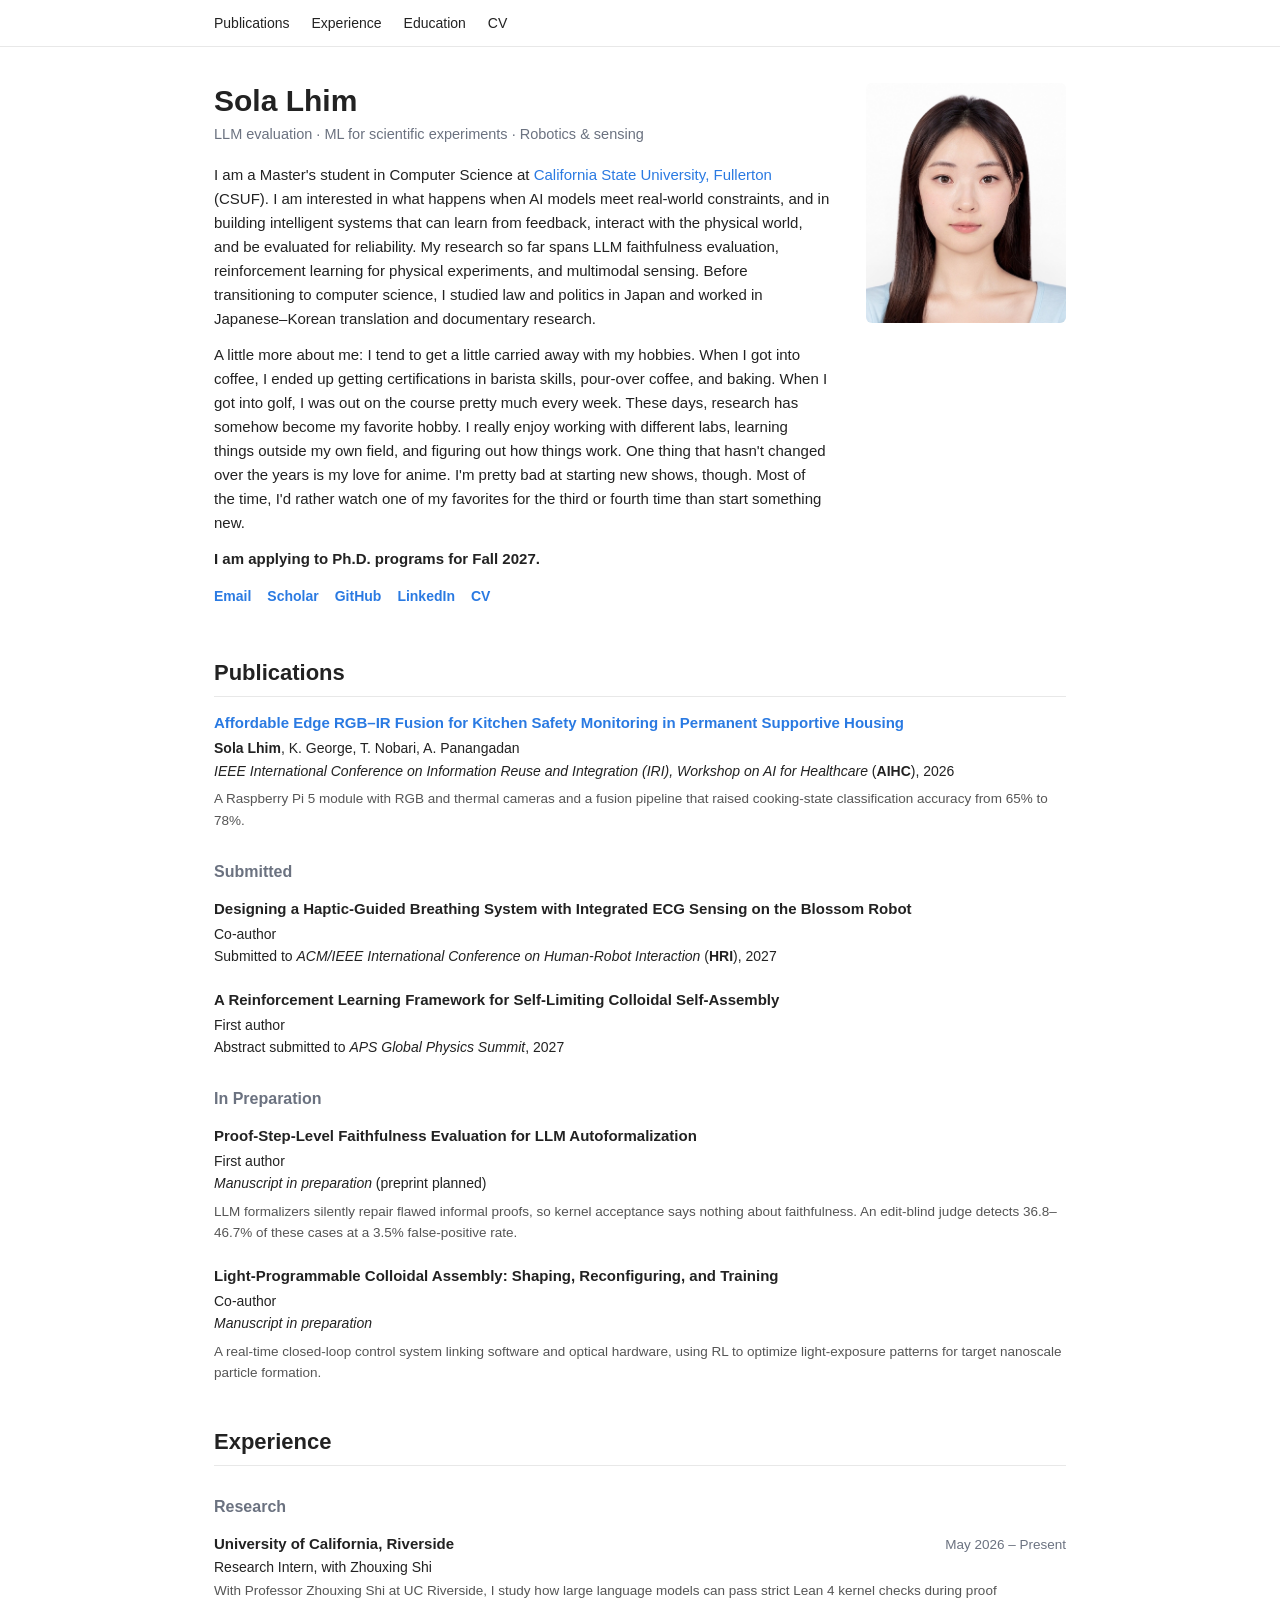
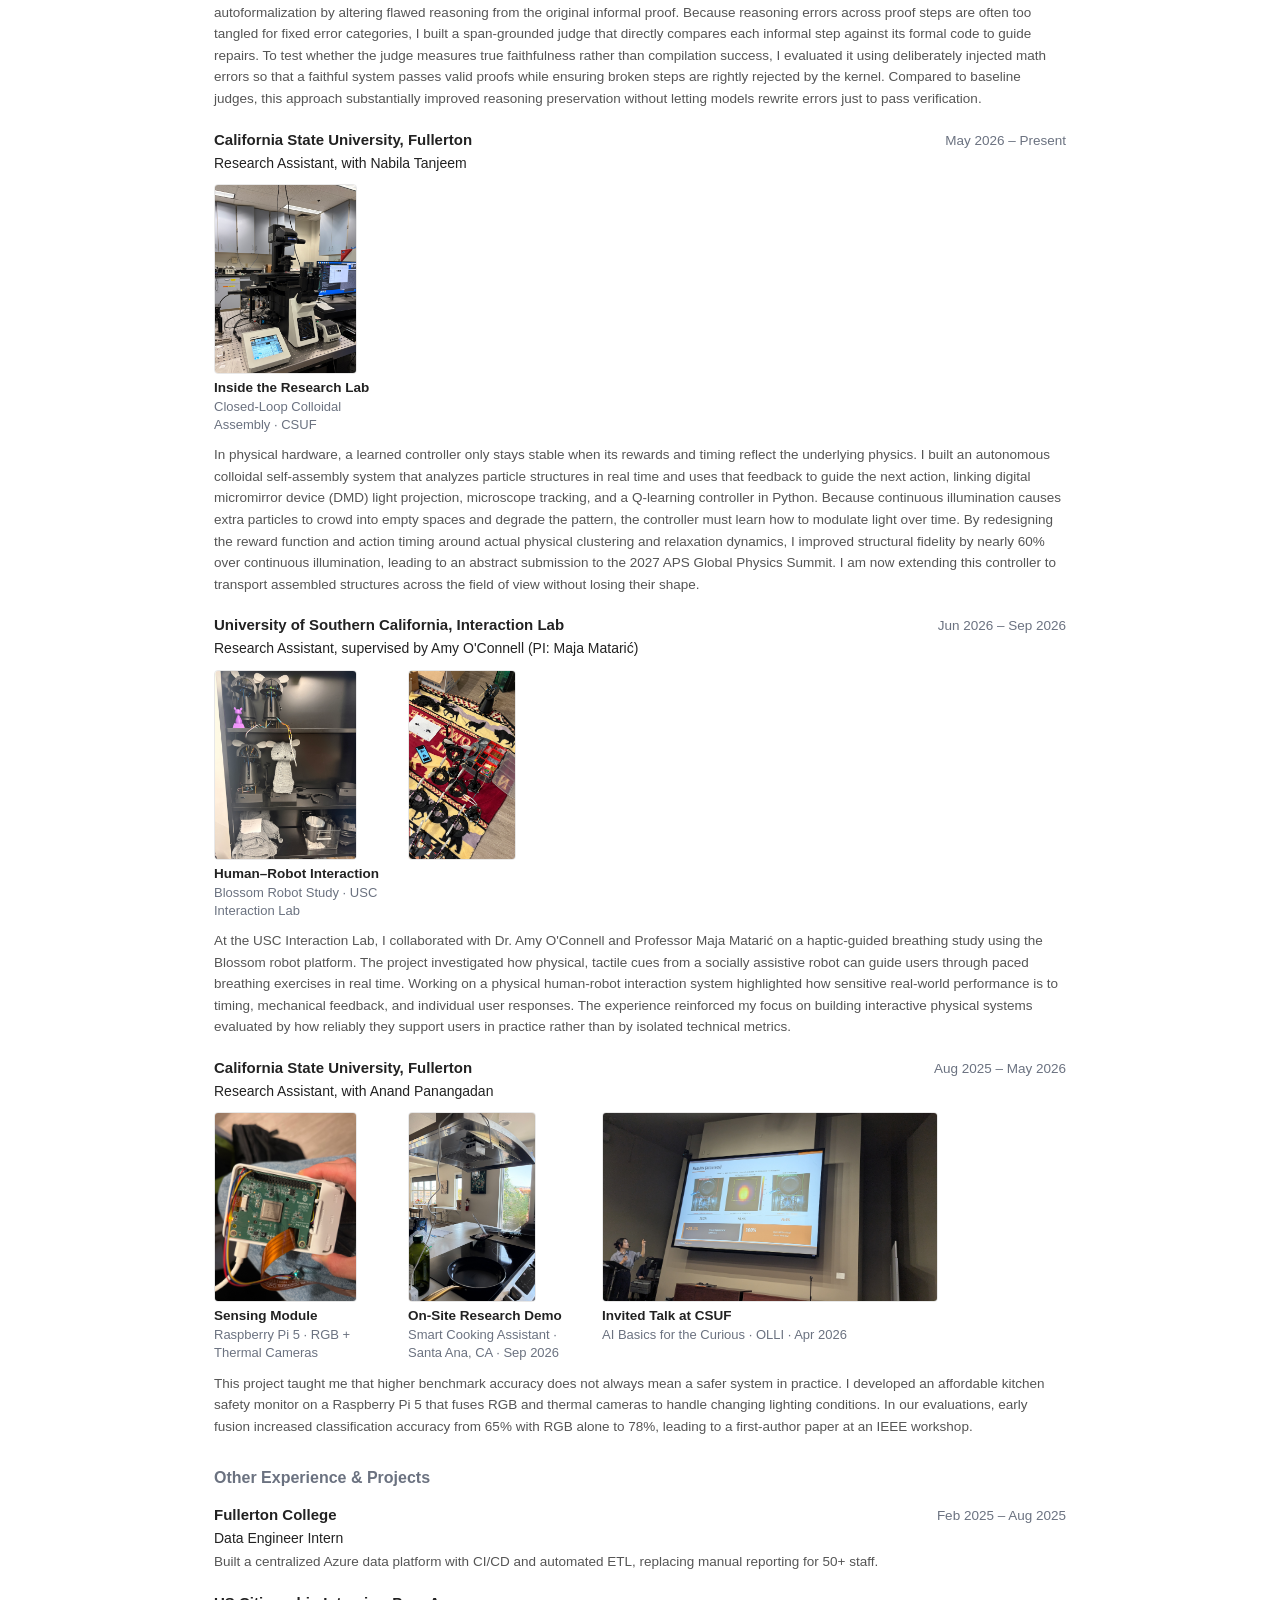
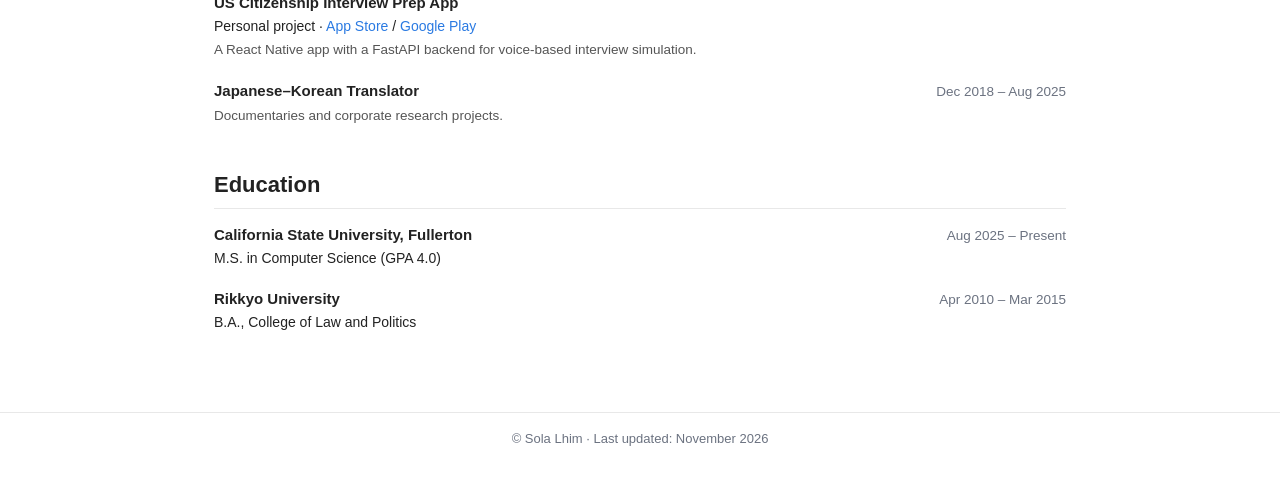
<file: index.html>
<!doctype html>
<html lang="en">
<head>
  <meta charset="utf-8">
  <meta name="viewport" content="width=device-width, initial-scale=1">
  <title>Sola Lhim</title>
  <meta name="author" content="Sola Lhim">
  <meta name="description" content="Sola Lhim, M.S. Computer Science student at Cal State Fullerton working on LLM faithfulness evaluation, reinforcement learning for physical experiments, and multimodal sensing.">
  <style>
    :root {
      --text: #222;
      --link: #2a7ae2;
      --line: #e8e8e8;
      --muted: #6b7280;
      --soft: #f6f7f9;
    }
    * { box-sizing: border-box; }
    html { scroll-behavior: smooth; scroll-padding-top: 60px; }
    body {
      margin: 0;
      background: #fff;
      color: var(--text);
      font-family: "Helvetica Neue", Helvetica, Arial, "Apple SD Gothic Neo", sans-serif;
      font-size: 15px;
      line-height: 1.6;
    }
    a { color: var(--link); text-decoration: none; }
    a:hover { text-decoration: underline; }
    p { margin: 0 0 12px; }

    /* ===== 상단 메뉴 ===== */
    nav {
      position: sticky; top: 0; z-index: 10;
      background: rgba(255,255,255,.95);
      border-bottom: 1px solid var(--line);
    }
    nav .inner {
      max-width: 900px; margin: 0 auto; padding: 12px 24px;
      display: flex; flex-wrap: wrap; gap: 6px 22px; font-size: 14px;
    }
    nav a { color: var(--text); }
    nav a:hover { color: var(--link); text-decoration: none; }

    .wrap { max-width: 900px; margin: 0 auto; padding: 0 24px 40px; }

    /* ===== 소개 (왼쪽 글 + 오른쪽 사진) ===== */
    .hero { display: flex; gap: 36px; align-items: flex-start; padding: 36px 0 8px; }
    .hero .text { flex: 1; min-width: 0; }
    .hero h1 { font-size: 30px; margin: 0 0 4px; line-height: 1.2; }
    .tagline { color: var(--muted); font-size: 14.5px; margin: 0 0 16px; }
    .links { display: flex; flex-wrap: wrap; gap: 6px 16px; margin-top: 14px; font-weight: 700; font-size: 14px; }
    .photo {
      width: 200px; height: 240px; flex: none;
      object-fit: cover; border-radius: 6px; background: var(--soft);
    }
    .photo.placeholder {
      display: flex; align-items: center; justify-content: center;
      color: #aaa; font-size: 40px; font-weight: 700;
    }

    h2 {
      font-size: 22px; margin: 40px 0 14px; padding-bottom: 6px;
      border-bottom: 1px solid var(--line);
    }
    h3 { font-size: 16px; margin: 28px 0 12px; color: var(--muted); font-weight: 700; }
    .note { color: var(--muted); font-size: 13.5px; margin: -6px 0 14px; }

    /* ===== News ===== */
    .news { list-style: none; margin: 0; padding: 0; }
    .news li { display: flex; gap: 14px; margin-bottom: 7px; }
    .news .date { flex: none; width: 78px; color: var(--muted); font-size: 13.5px; padding-top: 1px; }

    /* ===== Publications ===== */
    .pub { display: flex; gap: 20px; margin-bottom: 20px; align-items: flex-start; }
    .pub .thumb {
      width: 200px; flex: none; aspect-ratio: 16 / 10;
      object-fit: cover; border-radius: 4px;
      border: 1px solid var(--line); background: var(--soft);
    }
    .pub .thumb.placeholder {
      display: flex; align-items: center; justify-content: center; text-align: center;
      padding: 10px; color: #8a93a3; font-size: 12.5px;
    }
    .pub .info { flex: 1; min-width: 0; }
    .pub .title { font-weight: 700; display: block; margin-bottom: 2px; }
    .pub .authors, .pub .venue, .pub .plinks { font-size: 14px; }
    .pub .desc { font-size: 13.5px; color: #555; margin: 6px 0 0; }

    /* ===== Experience / Education ===== */
    .exp { list-style: none; margin: 0; padding: 0; }
    .exp li { margin-bottom: 18px; }
    .exp .head { display: flex; justify-content: space-between; gap: 16px; align-items: baseline; }
    .exp .org { font-weight: 700; }
    .exp .when { flex: none; color: var(--muted); font-size: 13.5px; }
    .exp .role { font-size: 14px; }
    .exp .what { font-size: 13.5px; color: #555; margin: 2px 0 0; }

    /* 연구 항목 안의 사진 + 캡션 (사진 크기는 height 숫자로 조절) */
    .exp .pics { display: flex; flex-wrap: wrap; gap: 14px; margin: 10px 0; align-items: flex-start; }
    .exp .pics figure { margin: 0; min-width: 180px; max-width: 100%; }
    .exp .pics .row { display: flex; gap: 4px; }
    .exp .pics img {
      height: 190px; width: auto; max-width: 100%; min-width: 0; display: block; object-fit: cover;
      border-radius: 4px; border: 1px solid var(--line);
    }
    .exp .pics figcaption { width: 0; min-width: 100%; margin-top: 5px; font-size: 13px; line-height: 1.4; color: var(--muted); }
    .exp .pics figcaption b { display: block; font-size: 13.5px; color: var(--text); }

    footer {
      border-top: 1px solid var(--line); margin-top: 20px;
      padding: 16px 24px 30px; font-size: 13px; color: var(--muted); text-align: center;
    }

    /* ===== 모바일 ===== */
    @media (max-width: 720px) {
      nav .inner, .wrap { padding-left: 16px; padding-right: 16px; }
      .hero { flex-direction: column-reverse; gap: 18px; padding-top: 24px; }
      .photo { width: 170px; height: 204px; }
      .pub { flex-direction: column; gap: 10px; }
      .pub .thumb { width: 100%; }
      .exp .head { flex-direction: column; gap: 0; }
    }
  </style>
</head>
<body>

<nav>
  <div class="inner">
    <a href="#publications">Publications</a>
    <a href="#experience">Experience</a>
    <a href="#education">Education</a>
    <a href="https://drive.google.com/file/d/1j5miXzB4jky7UFOgqyxlJLHKqyTEjI_r/view?usp=sharing" target="_blank" rel="noopener noreferrer">CV</a>
  </div>
</nav>

<div class="wrap">

  <!-- ===== 소개 ===== -->
  <header class="hero" id="top">
    <div class="text">
      <h1>Sola Lhim</h1>
      <p class="tagline">LLM evaluation · ML for scientific experiments · Robotics &amp; sensing</p>

      <p>
        I am a Master's student in Computer Science at
        <a href="https://www.fullerton.edu/" target="_blank" rel="noopener noreferrer">California State University, Fullerton</a> (CSUF).
        I am interested in what happens when AI models meet real-world constraints, and in building intelligent
        systems that can learn from feedback, interact with the physical world, and be evaluated for reliability.
        My research so far spans LLM faithfulness evaluation, reinforcement learning for physical experiments,
        and multimodal sensing. Before transitioning to computer science, I studied law and politics in Japan
        and worked in Japanese–Korean translation and documentary research.
      </p>
      <p>
       A little more about me: I tend to get a little carried away with my hobbies. When I got into coffee, I ended up getting certifications in barista skills, pour-over coffee, and baking. When I got into golf, I was out on the course pretty much every week.
       These days, research has somehow become my favorite hobby. I really enjoy working with different labs, learning things outside my own field, and figuring out how things work.
      One thing that hasn't changed over the years is my love for anime. I'm pretty bad at starting new shows, though. Most of the time, I'd rather watch one of my favorites for the third or fourth time than start something new.
      </p>
      <p><b>I am applying to Ph.D. programs for Fall 2027.</b></p>

      <div class="links">
        <a href="mailto:pooloom069@csu.fullerton.edu">Email</a>
        <a href="https://scholar.google.com/citations?user=-IQJulYAAAAJ&hl=en" target="_blank" rel="noopener noreferrer">Scholar</a>
        <a href="https://github.com/pooloom69" target="_blank" rel="noopener noreferrer">GitHub</a>
        <a href="https://www.linkedin.com/in/solalhim/" target="_blank" rel="noopener noreferrer">LinkedIn</a>
        <a href="https://drive.google.com/file/d/1j5miXzB4jky7UFOgqyxlJLHKqyTEjI_r/view?usp=sharing" target="_blank" rel="noopener noreferrer">CV</a>
      </div>
    </div>

    <img class="photo" src="images/profile.JPG" alt="Sola Lhim"
         onerror="this.replaceWith(Object.assign(document.createElement('div'),{className:'photo placeholder',textContent:'SL'}))">
  </header>

  <!-- News (숨김: 다시 보이게 하려면 이 줄과 아래 닫는 줄을 지우세요)
  <h2 id="news">News</h2>
  <ul class="news">
    <li><span class="date">2026</span><span>First-author paper accepted at the <b>IEEE Workshop on AI for HealthCare (AIHC 2026)</b>.</span></li>
    <li><span class="date">May 2026</span><span>Joined UC Riverside as a research intern with Zhouxing Shi.</span></li>
    <li><span class="date">May 2026</span><span>Started RL-driven nanoparticle patterning research with Nabila Tanjeem at CSUF.</span></li>
    <li><span class="date">Aug 2025</span><span>Began the M.S. in Computer Science at Cal State Fullerton.</span></li>
  </ul>
  -->

  <!-- ===== Publications ===== -->
  <h2 id="publications">Publications</h2>

  <!--
    ✏️ 논문 한 편 = <div class="pub"> 한 덩어리. 복사해서 추가하면 됩니다.
    링크 줄(plinks)은 " / " 로 구분해서 필요한 만큼 추가:
      <a href="...">paper</a> / <a href="...">pdf</a> / <a href="...">code</a> / <a href="...">slides</a>
  -->
  <div class="pub">
    <div class="info">
      <a class="title" href="https://ieeexplore.ieee.org/abstract/document/11676623" target="_blank" rel="noopener noreferrer">Affordable Edge RGB–IR Fusion for Kitchen Safety Monitoring in Permanent Supportive Housing</a>
      <div class="authors"><b>Sola Lhim</b>, K. George, T. Nobari, A. Panangadan</div>
      <div class="venue"><i>IEEE International Conference on Information Reuse and Integration (IRI), Workshop on AI for Healthcare</i> (<b>AIHC</b>), 2026</div>
      <div class="plinks">
      </div>
      <p class="desc">A Raspberry Pi 5 module with RGB and thermal cameras and a fusion pipeline that raised cooking-state classification accuracy from 65% to 78%.</p>
    </div>
  </div>

  <h3>Submitted</h3>

  <div class="pub">
    <div class="info">
      <span class="title">Designing a Haptic-Guided Breathing System with Integrated ECG Sensing on the Blossom Robot</span>
      <div class="authors">Co-author</div>
      <div class="venue">Submitted to <i>ACM/IEEE International Conference on Human-Robot Interaction</i> (<b>HRI</b>), 2027</div>
    </div>
  </div>

  <div class="pub">
    <div class="info">
      <span class="title">A Reinforcement Learning Framework for Self-Limiting Colloidal Self-Assembly</span>
      <div class="authors">First author</div>
      <div class="venue">Abstract submitted to <i>APS Global Physics Summit</i>, 2027</div>
    </div>
  </div>

  <h3>In Preparation</h3>

  <div class="pub">
    <div class="info">
      <span class="title">Proof-Step-Level Faithfulness Evaluation for LLM Autoformalization</span>
      <div class="authors">First author</div>
      <div class="venue"><i>Manuscript in preparation</i> (preprint planned)</div>
      <p class="desc">LLM formalizers silently repair flawed informal proofs, so kernel acceptance says nothing about faithfulness. An edit-blind judge detects 36.8–46.7% of these cases at a 3.5% false-positive rate.</p>
    </div>
  </div>

  <div class="pub">
    <div class="info">
      <span class="title">Light-Programmable Colloidal Assembly: Shaping, Reconfiguring, and Training</span>
      <div class="authors">Co-author</div>
      <div class="venue"><i>Manuscript in preparation</i></div>
      <p class="desc">A real-time closed-loop control system linking software and optical hardware, using RL to optimize light-exposure patterns for target nanoscale particle formation.</p>
    </div>
  </div>

  <!-- ===== Experience ===== -->
  <h2 id="experience">Experience</h2>

  <h3>Research</h3>
  <ul class="exp">
    <li>
      <div class="head"><span class="org">University of California, Riverside</span><span class="when">May 2026 – Present</span></div>
      <div class="role">Research Intern, with Zhouxing Shi</div>
      <p class="what">With Professor Zhouxing Shi at UC Riverside, I study how large language models can pass strict Lean 4 kernel checks during proof autoformalization by altering flawed reasoning from the original informal proof. Because reasoning errors across proof steps are often too tangled for fixed error categories, I built a span-grounded judge that directly compares each informal step against its formal code to guide repairs. To test whether the judge measures true faithfulness rather than compilation success, I evaluated it using deliberately injected math errors so that a faithful system passes valid proofs while ensuring broken steps are rightly rejected by the kernel. Compared to baseline judges, this approach substantially improved reasoning preservation without letting models rewrite errors just to pass verification.</p>
    </li>
    <li>
      <div class="head"><span class="org">California State University, Fullerton</span><span class="when">May 2026 – Present</span></div>
      <div class="role">Research Assistant, with Nabila Tanjeem</div>
      <div class="pics">
        <figure>
          <img src="images/colloidal-lab.jpg" alt="Optical experimental setup for colloidal assembly" loading="lazy">
          <figcaption><b>Inside the Research Lab</b>Closed-Loop Colloidal Assembly · CSUF</figcaption>
        </figure>
      </div>
      <p class="what">In physical hardware, a learned controller only stays stable when its rewards and timing reflect the underlying physics. I built an autonomous colloidal self-assembly system that analyzes particle structures in real time and uses that feedback to guide the next action, linking digital micromirror device (DMD) light projection, microscope tracking, and a Q-learning controller in Python. Because continuous illumination causes extra particles to crowd into empty spaces and degrade the pattern, the controller must learn how to modulate light over time. By redesigning the reward function and action timing around actual physical clustering and relaxation dynamics, I improved structural fidelity by nearly 60% over continuous illumination, leading to an abstract submission to the 2027 APS Global Physics Summit. I am now extending this controller to transport assembled structures across the field of view without losing their shape.</p>
    </li>
    <li>
      <div class="head"><span class="org">University of Southern California, Interaction Lab</span><span class="when">Jun 2026 – Sep 2026</span></div>
      <div class="role">Research Assistant, supervised by Amy O'Connell (PI: Maja Matarić)</div>
      <div class="pics">
        <figure>
          <img src="images/blossomRobot.JPG" alt="Blossom robot used in a human-robot interaction study" loading="lazy">
          <figcaption><b>Human–Robot Interaction</b>Blossom Robot Study · USC Interaction Lab</figcaption>
        </figure>
        <figure>
          <img src="images/blossom-robot.jpg" alt="Blossom robot platform" loading="lazy">
        </figure>
      </div>
      <p class="what">At the USC Interaction Lab, I collaborated with Dr. Amy O'Connell and Professor Maja Matarić on a haptic-guided breathing study using the Blossom robot platform. The project investigated how physical, tactile cues from a socially assistive robot can guide users through paced breathing exercises in real time. Working on a physical human-robot interaction system highlighted how sensitive real-world performance is to timing, mechanical feedback, and individual user responses. The experience reinforced my focus on building interactive physical systems evaluated by how reliably they support users in practice rather than by isolated technical metrics.</p>
    </li>
    <li>
      <div class="head"><span class="org">California State University, Fullerton</span><span class="when">Aug 2025 – May 2026</span></div>
      <div class="role">Research Assistant, with Anand Panangadan</div>
      <div class="pics">
        <figure>
          <img src="images/sensor.JPG" alt="Raspberry Pi 5 sensing module with RGB and thermal cameras" loading="lazy">
          <figcaption><b>Sensing Module</b>Raspberry Pi 5 · RGB + Thermal Cameras</figcaption>
        </figure>
        <figure>
          <img src="images/psh-demo.jpg" alt="Smart Cooking Assistant demonstration at a supportive housing site" loading="lazy">
          <figcaption><b>On-Site Research Demo</b>Smart Cooking Assistant · Santa Ana, CA · Sep 2026</figcaption>
        </figure>
        <figure>
          <img src="images/olli-talk.jpg" alt="Invited talk on artificial intelligence at CSUF OLLI" loading="lazy">
          <figcaption><b>Invited Talk at CSUF</b>AI Basics for the Curious · OLLI · Apr 2026</figcaption>
        </figure>
      </div>
      <p class="what">This project taught me that higher benchmark accuracy does not always mean a safer system in practice. I developed an affordable kitchen safety monitor on a Raspberry Pi 5 that fuses RGB and thermal cameras to handle changing lighting conditions. In our evaluations, early fusion increased classification accuracy from 65% with RGB alone to 78%, leading to a first-author paper at an IEEE workshop.</p>
    </li>
  </ul>

  <h3>Other Experience &amp; Projects</h3>
  <ul class="exp">
    <li>
      <div class="head"><span class="org">Fullerton College</span><span class="when">Feb 2025 – Aug 2025</span></div>
      <div class="role">Data Engineer Intern</div>
      <p class="what">Built a centralized Azure data platform with CI/CD and automated ETL, replacing manual reporting for 50+ staff.</p>
    </li>
    <li>
      <div class="head"><span class="org">US Citizenship Interview Prep App</span></div>
      <div class="role">
        Personal project ·
        <a href="https://apps.apple.com/us/app/us-citizenship-interview-prep/id6759361143" target="_blank" rel="noopener noreferrer">App Store</a> /
        <a href="https://play.google.com/store/apps/details?id=com.yourname.citizenshipcoach&hl=en_US" target="_blank" rel="noopener noreferrer">Google Play</a>
      </div>
      <p class="what">A React Native app with a FastAPI backend for voice-based interview simulation.</p>
    </li>
    <li>
      <div class="head"><span class="org">Japanese–Korean Translator</span><span class="when">Dec 2018 – Aug 2025</span></div>
      <p class="what">Documentaries and corporate research projects.</p>
    </li>
  </ul>

  <!-- ===== Education ===== -->
  <h2 id="education">Education</h2>
  <ul class="exp">
    <li>
      <div class="head"><span class="org">California State University, Fullerton</span><span class="when">Aug 2025 – Present</span></div>
      <div class="role">M.S. in Computer Science (GPA 4.0)</div>
    </li>
    <li>
      <div class="head"><span class="org">Rikkyo University</span><span class="when">Apr 2010 – Mar 2015</span></div>
      <div class="role">B.A., College of Law and Politics</div>
    </li>
  </ul>

</div>

<footer>© Sola Lhim · Last updated: November 2026</footer>

</body>
</html>
</file>
